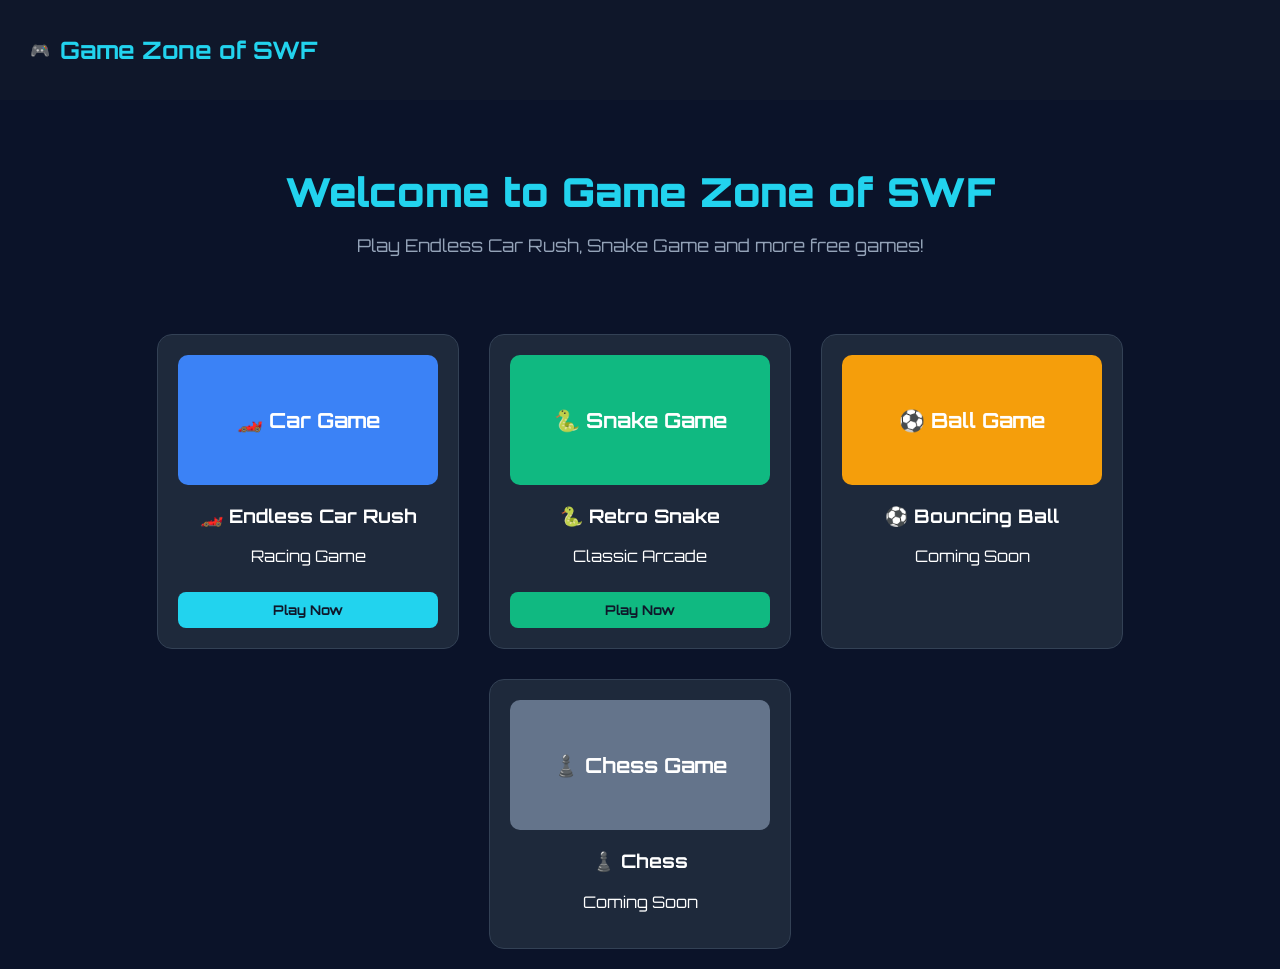
<file: index.html>
<!DOCTYPE html>
<html lang="en">
<head>
    <meta charset="UTF-8">
    <meta name="viewport" content="width=device-width, initial-scale=1.0">
    <title>Game Zone of SWF</title>
    <link rel="stylesheet" href="style.css">
</head>
<body>

    <div class="header">
      <div class="logo-area">
        <span class="game-icon">🎮</span>
        <h2>Game Zone of SWF</h2>
      </div>
    </div>

    <div class="welcome-section">
      <h1>Welcome to Game Zone of SWF</h1>
      <p>Play Endless Car Rush, Snake Game and more free games!</p>
    </div>

    <div class="games-container">
      
      <div class="game-card">
        <div class="card-img-placeholder" style="background: #3b82f6;">🏎️ Car Game</div>
        <h3>🏎️ Endless Car Rush</h3>
        <p>Racing Game</p>
        <button id="openCarBtn" class="play-btn">Play Now</button>
      </div>

      <div class="game-card">
        <div class="card-img-placeholder" style="background: #10b981;">🐍 Snake Game</div>
        <h3>🐍 Retro Snake</h3>
        <p>Classic Arcade</p>
        <button id="openSnakeBtn" class="play-btn" style="background: #10b981;">Play Now</button>
      </div>

      <div class="game-card">
        <div class="card-img-placeholder" style="background: #f59e0b;">⚽ Ball Game</div>
        <h3>⚽ Bouncing Ball</h3>
        <p>Coming Soon</p>
      </div>

      <div class="game-card">
        <div class="card-img-placeholder" style="background: #64748b;">♟️ Chess Game</div>
        <h3>♟️ Chess</h3>
        <p>Coming Soon</p>
      </div>
    </div>

    <div id="carPopup" class="popup-overlay">
      <div class="popup-content">
        <button id="closeCarBtn" class="close-btn">&times; Close</button>
        
        <div id="game-window-area">
          <div id="game">
              <div id="leftGrass"></div>
              <div id="road"></div>
              <div id="rightGrass"></div>
              <div id="score">Score: 0</div>
              <div id="level">Level: 1</div>
              <div id="car"></div>
          </div>

          <div id="controls">
              <div id="left" class="control">⬅️</div>
              <div id="up" class="control">⬆️</div>
              <div id="down" class="control">⬇️</div>
              <div id="right" class="control">➡️</div>
          </div>

          <div id="startScreen">
              <button id="startBtn">START GAME</button>
          </div>

          <div id="modal">
              <div id="box">
                  <div id="gameOverText">GAME OVER</div>
                  <button id="replayBtn">PLAY AGAIN</button>
              </div>
          </div>
        </div>
      </div>
    </div>

    <div id="snakePopup" class="popup-overlay">
      <div class="popup-content-snake">
        <button id="closeSnakeBtn" class="close-btn-snake">&times; Close</button>
        
        <div class="snake-game-wrapper">
            <div class="snake-scoreboard">
                <div class="score-box">
                    <span class="label">SCORE</span>
                    <span id="snakeScore" class="val score-green">000</span>
                </div>
                <div class="score-box align-right">
                    <span class="label">HIGH SCORE</span>
                    <span id="snakeHighScore" class="val score-yellow">000</span>
                </div>
            </div>

            <div class="snake-screen-container">
                <canvas id="gameCanvas" width="400" height="400"></canvas>
                
                <div id="menu-overlay" class="snake-menu-overlay">
                    <h1 id="menu-title">SNAKE GAME</h1>
                    <p id="menu-subtitle">Play using Arrow Keys / WASD on Laptop, or the buttons below.</p>
                    <button id="action-btn">START GAME</button>
                </div>
            </div>

            <div class="snake-controls">
                <div class="row">
                    <button id="snakeUpBtn" class="control-btn-sk">⬆️</button>
                </div>
                <div class="row gap">
                    <button id="snakeLeftBtn" class="control-btn-sk">⬅️</button>
                    <button id="snakeDownBtn" class="control-btn-sk">⬇️</button>
                    <button id="snakeRightBtn" class="control-btn-sk">➡️</button>
                </div>
            </div>
        </div>
      </div>
    </div>

    <script src="script.js"></script>
</body>
</html>
</file>
<file: style.css>
@import url('https://fonts.googleapis.com/css2?family=Orbitron:wght@400;700;900&display=swap');

/* --- Website Core Styles --- */
body {
  margin: 0;
  font-family: 'Orbitron', sans-serif;
  background-color: #0b1329;
  color: #ffffff;
}
.header {
  background: #0f172a;
  padding: 15px 30px;
  display: flex;
  align-items: center;
}
.logo-area {
  display: flex;
  align-items: center;
  gap: 10px;
  color: #22d3ee;
}
.welcome-section {
  text-align: center;
  padding: 40px 20px;
}
.welcome-section h1 {
  font-size: 2.5rem;
  margin-bottom: 10px;
  color: #22d3ee;
  font-weight: 900;
}
.welcome-section p {
  color: #94a3b8;
  font-size: 1.1rem;
}
.games-container {
  display: flex;
  justify-content: center;
  gap: 30px;
  padding: 20px;
  flex-wrap: wrap;
}
.game-card {
  background: #1e293b;
  border-radius: 15px;
  padding: 20px;
  width: 260px;
  text-align: center;
  border: 1px solid #334155;
}
.card-img-placeholder {
  height: 130px;
  border-radius: 10px;
  display: flex;
  justify-content: center;
  align-items: center;
  font-size: 1.3rem;
  margin-bottom: 15px;
  font-weight: bold;
}
.play-btn {
  background: #22d3ee;
  color: #0f172a;
  border: none;
  padding: 10px 20px;
  font-weight: bold;
  border-radius: 8px;
  cursor: pointer;
  width: 100%;
  margin-top: 10px;
  font-family: 'Orbitron', sans-serif;
}
.play-btn:hover {
  filter: brightness(1.1);
}

/* --- Popup Overlay Layout --- */
.popup-overlay {
  position: fixed;
  top: 0;
  left: 0;
  width: 100%;
  height: 100%;
  background: rgba(0, 0, 0, 0.93);
  display: none; 
  justify-content: center;
  align-items: center;
  z-index: 9999;
}
.popup-content {
  position: relative;
  width: 95%;
  max-width: 500px;
  height: 85vh;
  background: #000;
  border-radius: 15px;
  overflow: hidden;
  border: 2px solid #22d3ee;
}
.close-btn, .close-btn-snake {
  position: absolute;
  top: 10px;
  right: 10px;
  background: #ef4444;
  color: white;
  border: none;
  padding: 5px 12px;
  font-weight: bold;
  cursor: pointer;
  border-radius: 5px;
  z-index: 10000;
  font-family: Arial, sans-serif;
}

/* --- Main Car Game Styles --- */
#game-window-area {
  position: relative;
  width: 100%;
  height: 100%;
}
#game {
  position: absolute;
  top: 0;
  left: 0;
  width: 100%;
  height: 75%;
}
#leftGrass, #rightGrass {
  position: absolute;
  top: 0;
  width: 20%;
  height: 100%;
  background: #0a3d0a;
}
#leftGrass { left: 0; }
#rightGrass { right: 0; }
#road {
  position: absolute;
  left: 20%;
  width: 60%;
  height: 100%;
  background: #444;
  border-left: 5px solid #ddd;
  border-right: 5px solid #ddd;
}
#car {
  width: 35px;
  height: 65px;
  background: #ff2222;
  border-radius: 6px;
  position: absolute;
  box-shadow: 0 0 10px #ff0000;
}
.enemy {
  width: 35px;
  height: 65px;
  background: #ffcc00;
  border-radius: 6px;
  position: absolute;
  box-shadow: 0 0 10px #ffcc00;
}
#score, #level {
  position: absolute;
  top: 10px;
  background: rgba(0,0,0,0.8);
  color: white;
  padding: 5px 12px;
  border-radius: 5px;
  font-weight: bold;
  z-index: 10;
  font-size: 14px;
}
#score { right: 10px; }
#level { left: 10px; }

#controls {
  position: absolute;
  bottom: 0;
  width: 100%;
  height: 25%;
  background: #111;
  display: flex;
  justify-content: center;
  align-items: center;
  gap: 15px;
  z-index: 10;
}
.control {
  width: 50px;
  height: 50px;
  background: #222;
  font-size: 22px;
  display: flex;
  justify-content: center;
  align-items: center;
  border-radius: 12px;
  border: 2px solid #444;
  cursor: pointer;
  user-select: none;
}
.control:active {
  background: #00ffcc;
}
#startScreen, #modal {
  position: absolute;
  top: 0;
  left: 0;
  width: 100%;
  height: 100%;
  background: rgba(0,0,0,0.85);
  display: flex;
  justify-content: center;
  align-items: center;
  z-index: 999;
}
#modal { display: none; }
#startBtn, #replayBtn {
  padding: 12px 30px;
  font-size: 18px;
  background: #22d3ee;
  color: #0f172a;
  border: none;
  border-radius: 25px;
  cursor: pointer;
  font-weight: bold;
  font-family: 'Orbitron', sans-serif;
}
#box {
  background: #1e2937;
  padding: 30px;
  border-radius: 15px;
  text-align: center;
  border: 2px solid #ef4444;
}
#gameOverText {
  color: #ef4444;
  font-size: 32px;
  font-weight: bold;
}

/* --- Snake Game Compact Viewport Layout --- */
.popup-content-snake {
  position: relative;
  width: 95%;
  max-width: 375px; 
  max-height: 95vh; 
  overflow-y: auto; 
  background: #111827 !important;
  border-radius: 20px;
  border: 3px solid #374151;
  box-shadow: 0 25px 50px -12px rgba(0, 0, 0, 0.5);
  padding: 35px 12px 12px 12px;
  box-sizing: border-box;
}
.snake-game-wrapper {
  display: flex;
  flex-direction: column;
  align-items: center;
  gap: 8px;
  width: 100%;
}
.snake-scoreboard {
  display: flex;
  justify-content: space-between;
  align-items: center;
  background: #030712;
  padding: 6px 12px;
  border-radius: 10px;
  border: 1px solid #374151;
  width: 100%;
  box-sizing: border-box;
}
.score-box {
  display: flex;
  flex-direction: column;
}
.score-box.align-right {
  align-items: flex-end;
}
.score-box .label {
  font-size: 9px;
  color: #9ca3af;
}
.score-box .val {
  font-size: 18px;
  font-weight: bold;
}
.score-green { color: #10b981; }
.score-yellow { color: #f59e0b; }

.snake-screen-container {
  position: relative;
  width: 100%;
  max-width: 300px;
  aspect-ratio: 1 / 1;
  background: #000;
  border-radius: 12px;
  border: 3px solid #030712;
  overflow: hidden;
}
#gameCanvas {
  width: 100%;
  height: 100%;
  display: block;
}
.snake-menu-overlay {
  position: absolute;
  top: 0;
  left: 0;
  right: 0;
  bottom: 0;
  background: rgba(0, 0, 0, 0.92);
  display: flex;
  flex-direction: column;
  justify-content: center;
  align-items: center;
  text-align: center;
  padding: 12px;
  z-index: 10;
}
.opacity-0 { opacity: 0 !important; }
.pointer-events-none { pointer-events: none !important; }

#menu-title {
  font-size: 20px;
  font-weight: 900;
  color: #10b981;
  margin: 0 0 5px 0;
}
#menu-subtitle {
  font-size: 10px;
  color: #9ca3af;
  margin: 0 0 12px 0;
  line-height: 1.3;
}
#action-btn {
  background: #10b981;
  color: #000;
  font-weight: 900;
  border: none;
  padding: 8px 18px;
  border-radius: 8px;
  cursor: pointer;
  font-family: 'Orbitron', sans-serif;
}
#action-btn:hover { background: #34d399; }

.snake-controls {
  display: flex;
  flex-direction: column;
  align-items: center;
  gap: 4px;
  width: 100%;
  margin-top: 4px;
}
.snake-controls .row {
  display: flex;
  justify-content: center;
  width: 100%;
}
.snake-controls .row.gap {
  gap: 12px;
}
.control-btn-sk {
  width: 44px;
  height: 44px;
  border-radius: 8px;
  font-size: 16px;
  display: flex;
  justify-content: center;
  align-items: center;
  cursor: pointer;
  user-select: none;
  border: 1px solid #4b5563;
  background: linear-gradient(135deg, #374151 0%, #1f2937 100%);
  color: #10b981;
}
.control-btn-sk:active {
  transform: scale(0.92);
  background: linear-gradient(135deg, #1f2937 0%, #111827 100%);
}
</file>
